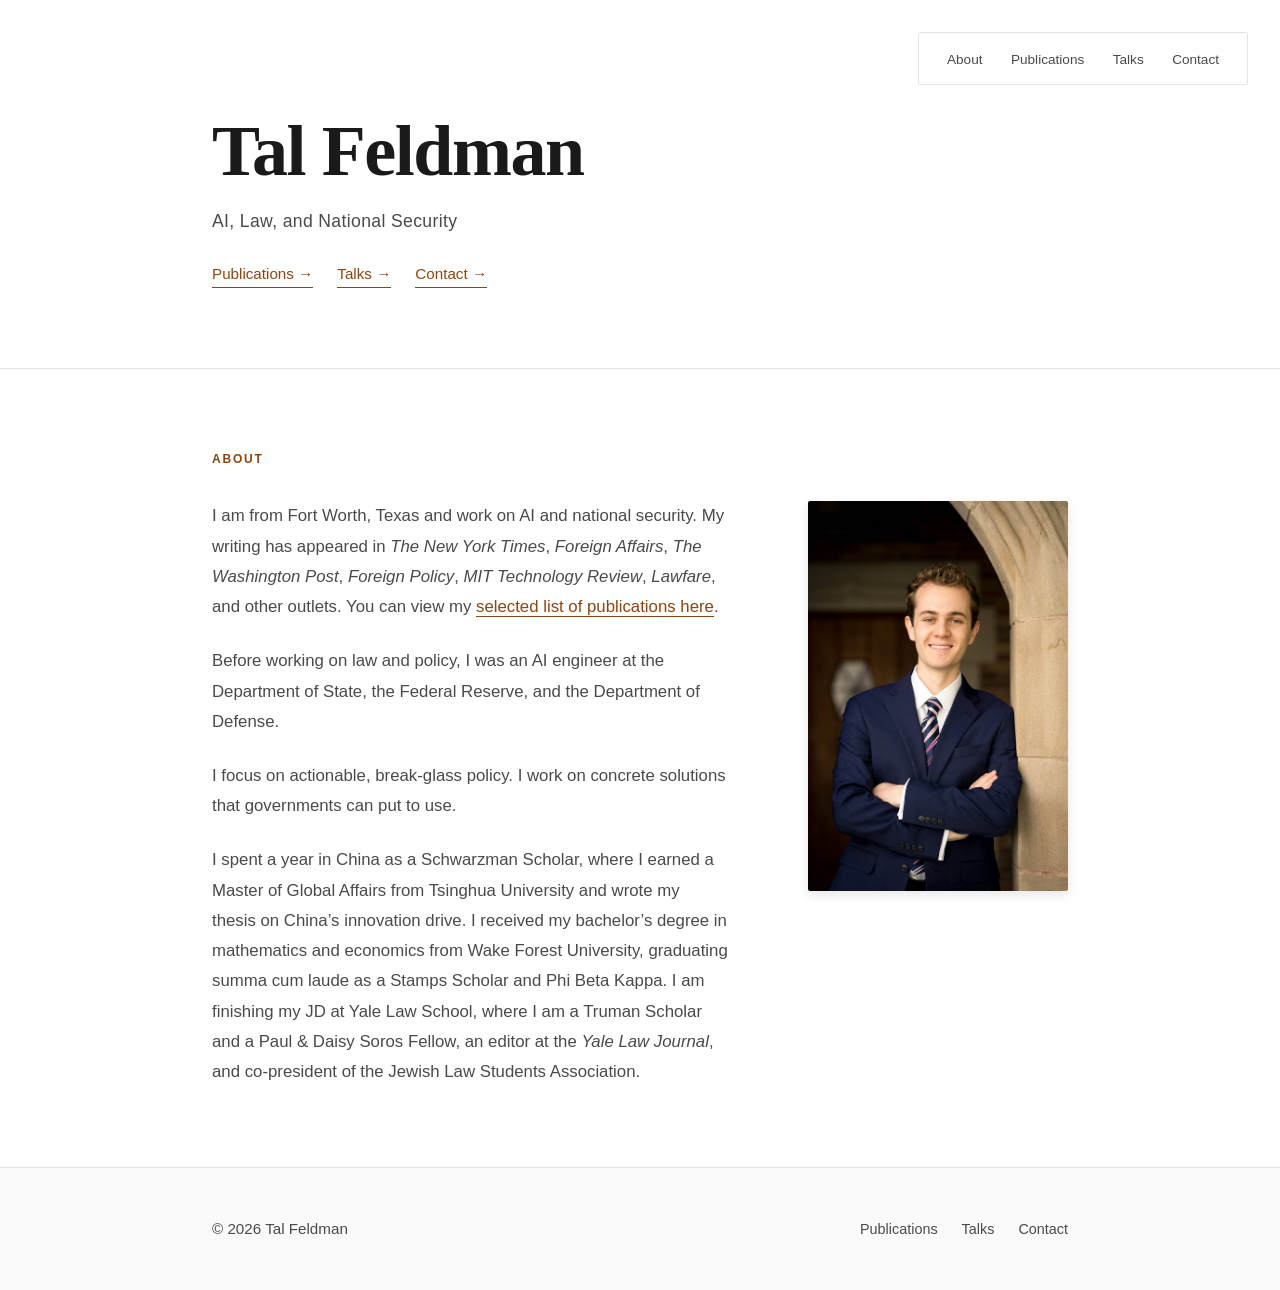
<file: index.html>
<!DOCTYPE html>
<html lang="en">
<head>
    <meta charset="UTF-8">
    <meta name="viewport" content="width=device-width, initial-scale=1.0">
    
    <!-- Primary Meta Tags -->
    <title>Tal Feldman — AI, Law & National Security | Yale Law School</title>
    <meta name="title" content="Tal Feldman — AI, Law & National Security | Yale Law School">
    <meta name="description" content="Tal Feldman is from Fort Worth, Texas and works on AI and national security. Former AI engineer across multiple U.S. federal agencies. Writing in The New York Times, Foreign Affairs, Foreign Policy, Washington Post, MIT Technology Review, and Lawfare.">
    <meta name="robots" content="index, follow">
    <meta name="author" content="Tal Feldman">
    <meta name="keywords" content="Tal Feldman, AI policy, national security, Yale Law School, artificial intelligence, law, machine learning, foreign policy, cybersecurity">
    
    <!-- Canonical URL -->
    <link rel="canonical" href="https://talxfeldman.com/">
    
    <!-- Open Graph / Facebook -->
    <meta property="og:type" content="website">
    <meta property="og:url" content="https://talxfeldman.com/">
    <meta property="og:title" content="Tal Feldman — AI, Law & National Security">
    <meta property="og:description" content="From Fort Worth, Texas. Works on AI and national security. Former AI engineer across multiple U.S. federal agencies. Writing, research, and selected publications.">
    <meta property="og:image" content="https://talxfeldman.com/Feldman1.jpg">
    
    <!-- Twitter -->
    <meta property="twitter:card" content="summary_large_image">
    <meta property="twitter:url" content="https://talxfeldman.com/">
    <meta property="twitter:title" content="Tal Feldman — AI, Law & National Security">
    <meta property="twitter:description" content="From Fort Worth, Texas. Works on AI and national security. Former AI engineer across multiple U.S. federal agencies.">
    <meta property="twitter:image" content="https://talxfeldman.com/Feldman1.jpg">
    
    <!-- Structured Data (JSON-LD) -->
    <script type="application/ld+json">
    {
      "@context": "https://schema.org",
      "@type": "Person",
      "name": "Tal Feldman",
      "url": "https://talxfeldman.com/",
      "image": "https://talxfeldman.com/Feldman1.jpg",
      "sameAs": [
        "https://www.linkedin.com/in/talfeldman/"
      ],
      "jobTitle": "JD Candidate",
      "affiliation": [
        {
          "@type": "Organization",
          "name": "Yale Law School"
        },
        {
          "@type": "Organization",
          "name": "Yale Law Journal"
        }
      ],
      "alumniOf": [
        {
          "@type": "Organization",
          "name": "Tsinghua University",
          "sameAs": "https://www.schwarzmanscholars.org/"
        },
        {
          "@type": "Organization",
          "name": "Wake Forest University"
        }
      ],
      "knowsAbout": [
        "Artificial Intelligence",
        "National Security",
        "AI Policy",
        "Machine Learning",
        "Foreign Policy",
        "Cybersecurity",
        "Law",
        "Technology Policy"
      ],
      "description": "From Fort Worth, Texas. Works on AI and national security. Former AI engineer at Department of State, Federal Reserve, and Department of Defense."
    }
    </script>
    
    <!-- Favicons -->
    <link rel="icon" type="image/png" sizes="48x48" href="/favicon-48.png">
    <link rel="icon" href="/favicon.ico">
    <style>
        :root {
            --primary-dark: #1a1a1a;
            --secondary-dark: #2d2d2d;
            --text-primary: #0a0a0a;
            --text-secondary: #4a4a4a;
            --accent: #8b4513;
            --accent-light: #b8651f;
            --border-subtle: #e5e5e5;
            --bg-subtle: #fafafa;
        }

        * {
            margin: 0;
            padding: 0;
            box-sizing: border-box;
        }

        body {
            font-family: 'Work Sans', -apple-system, sans-serif;
            line-height: 1.7;
            color: var(--text-primary);
            background: #ffffff;
            -webkit-font-smoothing: antialiased;
            -moz-osx-font-smoothing: grayscale;
        }

        .container {
            max-width: 920px;
            margin: 0 auto;
            padding: 0 2rem;
        }

        /* Header / Hero */
        header {
            padding: 7rem 0 5rem;
            border-bottom: 1px solid var(--border-subtle);
            opacity: 0;
            animation: fadeIn 1s ease-out forwards;
        }

        h1 {
            font-family: 'Cormorant Garamond', serif;
            font-size: 4.5rem;
            font-weight: 600;
            letter-spacing: -0.02em;
            margin-bottom: 1rem;
            color: var(--primary-dark);
            line-height: 1.1;
        }

        .subtitle {
            font-size: 1.1rem;
            color: var(--text-secondary);
            font-weight: 300;
            letter-spacing: 0.02em;
            max-width: 600px;
            margin-bottom: 1.5rem;
        }

        .header-links {
            display: flex;
            gap: 1.5rem;
            flex-wrap: wrap;
        }

        .header-link {
            display: inline-block;
            color: var(--accent);
            text-decoration: none;
            font-size: 0.95rem;
            font-weight: 500;
            border-bottom: 1px solid var(--accent);
            transition: all 0.3s ease;
        }

        .header-link:hover {
            color: var(--accent-light);
            border-color: var(--accent-light);
        }

        /* About Section */
        .about {
            padding: 5rem 0;
            opacity: 0;
            animation: fadeIn 1s ease-out 0.3s forwards;
        }

        .about-content {
            display: flex;
            gap: 5rem;
            align-items: flex-start;
        }

        .about-text {
            flex: 1;
            font-size: 1.05rem;
            color: var(--text-secondary);
            line-height: 1.8;
        }

        .about-photo {
            flex-shrink: 0;
        }

        .about-photo img {
            width: 260px;
            height: auto;
            object-fit: cover;
            object-position: center top;
            border-radius: 2px;
            box-shadow: 0 4px 12px rgba(0, 0, 0, 0.1);
        }

        .section-label {
            font-size: 0.75rem;
            text-transform: uppercase;
            letter-spacing: 0.15em;
            color: var(--accent);
            font-weight: 600;
            margin-bottom: 2rem;
        }

        .about-text p {
            margin-bottom: 1.5rem;
        }

        .about-text p:last-child {
            margin-bottom: 0;
        }

        /* Footer */
        footer {
            padding: 3rem 0;
            border-top: 1px solid var(--border-subtle);
            background: var(--bg-subtle);
        }

        .footer-content {
            display: flex;
            justify-content: space-between;
            align-items: center;
            flex-wrap: wrap;
            gap: 1.5rem;
        }

        .footer-links {
            display: flex;
            gap: 1.5rem;
        }

        .footer-links a {
            color: var(--text-secondary);
            text-decoration: none;
            font-size: 0.9rem;
            transition: color 0.3s ease;
        }

        .footer-links a:hover {
            color: var(--accent);
        }

        .contact {
            font-size: 0.95rem;
            color: var(--text-secondary);
        }

        /* Skip Navigation */
        .skip-nav {
            position: fixed;
            top: 2rem;
            right: 2rem;
            z-index: 100;
            background: rgba(255, 255, 255, 0.95);
            backdrop-filter: blur(10px);
            border: 1px solid var(--border-subtle);
            border-radius: 2px;
            padding: 0.75rem 1rem;
            opacity: 0;
            animation: fadeIn 1s ease-out 0.5s forwards;
        }

        .skip-nav a {
            color: var(--text-secondary);
            text-decoration: none;
            font-size: 0.85rem;
            margin: 0 0.75rem;
            transition: color 0.3s ease;
            font-weight: 400;
        }

        .skip-nav a:hover {
            color: var(--accent);
        }

        /* Animations */
        @keyframes fadeIn {
            from {
                opacity: 0;
                transform: translateY(20px);
            }
            to {
                opacity: 1;
                transform: translateY(0);
            }
        }

        /* Responsive Design */
        @media (max-width: 768px) {
            h1 {
                font-size: 3rem;
            }

            header {
                padding: 4rem 0 3rem;
            }

            .about-content {
                flex-direction: column-reverse;
                gap: 2rem;
            }

            .about-photo {
                width: 100%;
                text-align: center;
            }

            .about-photo img {
                width: 200px;
            }

            .about {
                padding: 3rem 0;
            }

            .container {
                padding: 0 1.5rem;
            }

            .footer-content {
                flex-direction: column;
                align-items: flex-start;
            }

            .skip-nav {
                top: 1rem;
                right: 1rem;
                padding: 0.5rem 0.75rem;
            }

            .skip-nav a {
                font-size: 0.8rem;
                margin: 0 0.5rem;
            }
        }

        @media (max-width: 480px) {
            h1 {
                font-size: 2.5rem;
            }

            .subtitle {
                font-size: 1rem;
            }

            .about-text {
                font-size: 1rem;
            }

            .about-photo img {
                width: 180px;
            }
        }
    </style>
</head>
<body>
    <nav class="skip-nav">
        <a href="#about">About</a>
        <a href="publications.html">Publications</a>
        <a href="talks.html">Talks</a>
        <a href="contact.html">Contact</a>
    </nav>
    
    <header>
        <div class="container">
            <h1>Tal Feldman</h1>
            <p class="subtitle">AI, Law, and National Security</p>
            <div class="header-links">
                <a href="publications.html" class="header-link">Publications →</a>
                <a href="talks.html" class="header-link">Talks →</a>
                <a href="contact.html" class="header-link">Contact →</a>
            </div>
        </div>
    </header>

    <section class="about" id="about">
        <div class="container">
            <div class="section-label">About</div>
            <div class="about-content">
                <div class="about-text">
                    <p>I am from Fort Worth, Texas and work on AI and national security. My writing has appeared in <i>The New York Times</i>, <i>Foreign Affairs</i>, <i>The Washington Post</i>, <i>Foreign Policy</i>, <i>MIT Technology Review</i>, <i>Lawfare</i>, and other outlets. You can view my <a href="publications.html" style="color: var(--accent); text-decoration: none; border-bottom: 1px solid var(--accent);">selected list of publications here</a>.</p>

                    <p>Before working on law and policy, I was an AI engineer at the Department of State, the Federal Reserve, and the Department of Defense.</p>

                    <p>I focus on actionable, break-glass policy. I work on concrete solutions that governments can put to use.</p>

                    <p>I spent a year in China as a Schwarzman Scholar, where I earned a Master of Global Affairs from Tsinghua University and wrote my thesis on China’s innovation drive. I received my bachelor’s degree in mathematics and economics from Wake Forest University, graduating summa cum laude as a Stamps Scholar and Phi Beta Kappa. I am finishing my JD at Yale Law School, where I am a Truman Scholar and a Paul &amp; Daisy Soros Fellow, an editor at the <i>Yale Law Journal</i>, and co-president of the Jewish Law Students Association.</p>
                </div>
                <div class="about-photo">
                    <img src="Feldman1.jpg" alt="Tal Feldman, JD candidate at Yale Law School">
                </div>
            </div>
        </div>
    </section>

    <footer>
        <div class="container">
            <div class="footer-content">
                <div class="contact">
                    © 2026 Tal Feldman
                </div>
                <div class="footer-links">
                    <a href="publications.html">Publications</a>
                    <a href="talks.html">Talks</a>
                    <a href="contact.html">Contact</a>
                </div>
            </div>
        </div>
    </footer>
</body>
</html>
</file>
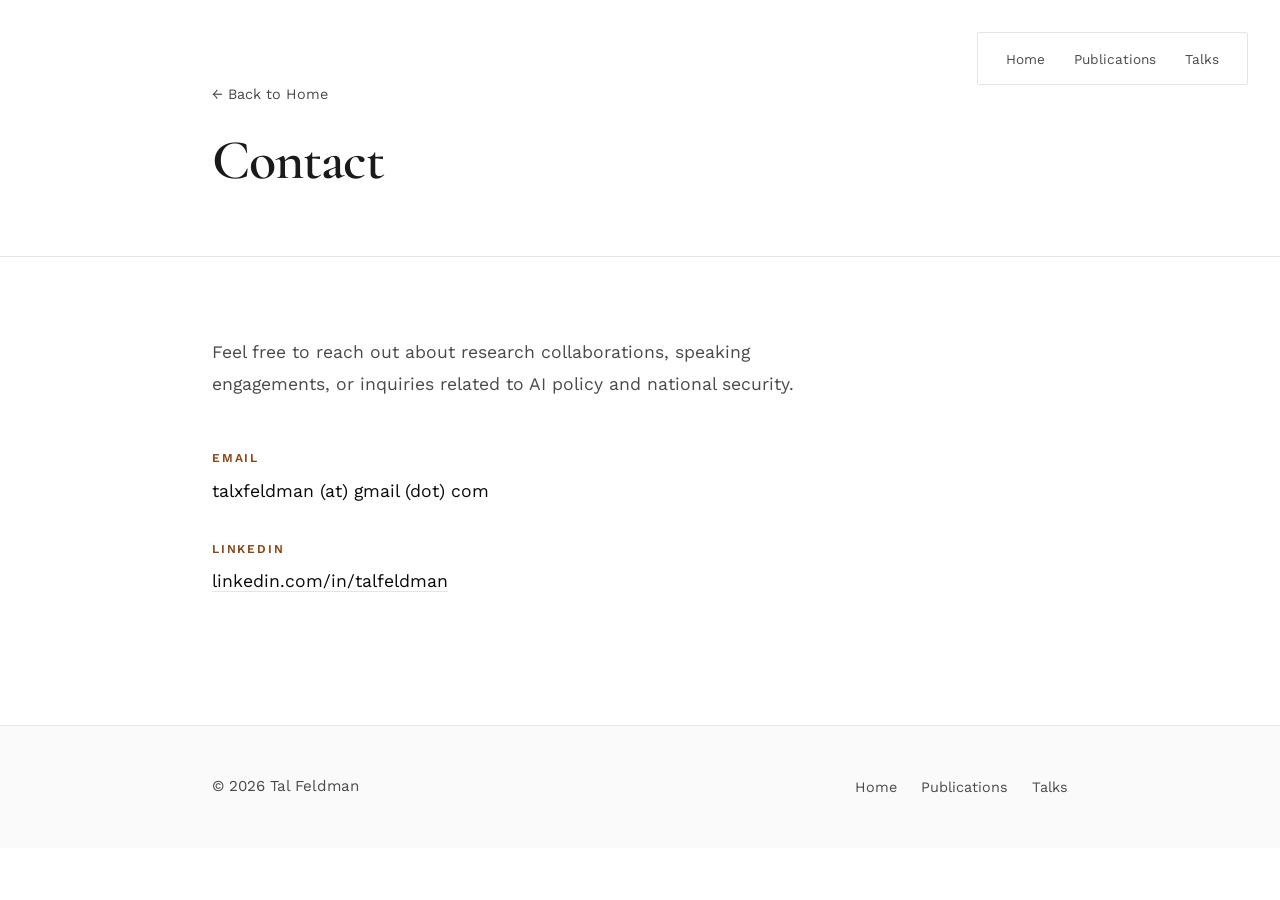
<file: contact.html>
<!DOCTYPE html>
<html lang="en">
<head>
    <meta charset="UTF-8">
    <meta name="viewport" content="width=device-width, initial-scale=1.0">
    
    <!-- Primary Meta Tags -->
    <title>Contact — Tal Feldman</title>
    <meta name="title" content="Contact — Tal Feldman">
    <meta name="description" content="Get in touch with Tal Feldman. Yale Law School JD candidate focused on AI, law, and national security.">
    <meta name="robots" content="index, follow">
    <meta name="author" content="Tal Feldman">
    
    <!-- Canonical URL -->
    <link rel="canonical" href="https://talxfeldman.com/contact.html">
    
    <!-- Open Graph / Facebook -->
    <meta property="og:type" content="website">
    <meta property="og:url" content="https://talxfeldman.com/contact.html">
    <meta property="og:title" content="Contact — Tal Feldman">
    <meta property="og:description" content="Get in touch with Tal Feldman.">
    
    <!-- Twitter -->
    <meta property="twitter:card" content="summary">
    <meta property="twitter:url" content="https://talxfeldman.com/contact.html">
    <meta property="twitter:title" content="Contact — Tal Feldman">
    
    <link rel="icon" type="image/svg+xml" href="/favicon.svg">
    <link rel="preconnect" href="https://fonts.googleapis.com">
    <link rel="preconnect" href="https://fonts.gstatic.com" crossorigin>
    <link href="https://fonts.googleapis.com/css2?family=Cormorant+Garamond:wght@400;500;600;700&family=Work+Sans:wght@300;400;500;600&display=swap" rel="stylesheet">
    <style>
        :root {
            --primary-dark: #1a1a1a;
            --secondary-dark: #2d2d2d;
            --text-primary: #0a0a0a;
            --text-secondary: #4a4a4a;
            --accent: #8b4513;
            --accent-light: #b8651f;
            --border-subtle: #e5e5e5;
            --bg-subtle: #fafafa;
        }

        * {
            margin: 0;
            padding: 0;
            box-sizing: border-box;
        }

        body {
            font-family: 'Work Sans', -apple-system, sans-serif;
            line-height: 1.7;
            color: var(--text-primary);
            background: #ffffff;
            -webkit-font-smoothing: antialiased;
            -moz-osx-font-smoothing: grayscale;
        }

        .container {
            max-width: 920px;
            margin: 0 auto;
            padding: 0 2rem;
        }

        /* Header */
        header {
            padding: 5rem 0 3rem;
            border-bottom: 1px solid var(--border-subtle);
            opacity: 0;
            animation: fadeIn 1s ease-out forwards;
        }

        h1 {
            font-family: 'Cormorant Garamond', serif;
            font-size: 3.5rem;
            font-weight: 600;
            letter-spacing: -0.02em;
            margin-bottom: 1rem;
            color: var(--primary-dark);
            line-height: 1.1;
        }

        .back-link {
            display: inline-block;
            color: var(--text-secondary);
            text-decoration: none;
            font-size: 0.9rem;
            margin-bottom: 1.5rem;
            transition: color 0.3s ease;
        }

        .back-link:hover {
            color: var(--accent);
        }

        /* Contact Section */
        .contact-section {
            padding: 5rem 0 8rem;
            opacity: 0;
            animation: fadeIn 1s ease-out 0.3s forwards;
        }

        .contact-intro {
            font-size: 1.1rem;
            color: var(--text-secondary);
            line-height: 1.8;
            margin-bottom: 3rem;
            max-width: 600px;
        }

        .contact-methods {
            display: flex;
            flex-direction: column;
            gap: 2rem;
            max-width: 500px;
        }

        .contact-item {
            display: flex;
            flex-direction: column;
            gap: 0.5rem;
        }

        .contact-label {
            font-size: 0.75rem;
            text-transform: uppercase;
            letter-spacing: 0.15em;
            color: var(--accent);
            font-weight: 600;
        }

        .contact-value {
            font-size: 1.1rem;
            color: var(--text-primary);
        }

        .contact-value a {
            color: var(--text-primary);
            text-decoration: none;
            border-bottom: 1px solid var(--border-subtle);
            transition: all 0.3s ease;
        }

        .contact-value a:hover {
            color: var(--accent);
            border-color: var(--accent);
        }

        /* Footer */
        footer {
            padding: 3rem 0;
            border-top: 1px solid var(--border-subtle);
            background: var(--bg-subtle);
        }

        .footer-content {
            display: flex;
            justify-content: space-between;
            align-items: center;
            flex-wrap: wrap;
            gap: 1.5rem;
        }

        .footer-links {
            display: flex;
            gap: 1.5rem;
        }

        .footer-links a {
            color: var(--text-secondary);
            text-decoration: none;
            font-size: 0.9rem;
            transition: color 0.3s ease;
        }

        .footer-links a:hover {
            color: var(--accent);
        }

        .footer-text {
            font-size: 0.95rem;
            color: var(--text-secondary);
        }

        /* Skip Navigation */
        .skip-nav {
            position: fixed;
            top: 2rem;
            right: 2rem;
            z-index: 100;
            background: rgba(255, 255, 255, 0.95);
            backdrop-filter: blur(10px);
            border: 1px solid var(--border-subtle);
            border-radius: 2px;
            padding: 0.75rem 1rem;
            opacity: 0;
            animation: fadeIn 1s ease-out 0.5s forwards;
        }

        .skip-nav a {
            color: var(--text-secondary);
            text-decoration: none;
            font-size: 0.85rem;
            margin: 0 0.75rem;
            transition: color 0.3s ease;
            font-weight: 400;
        }

        .skip-nav a:hover {
            color: var(--accent);
        }

        /* Animations */
        @keyframes fadeIn {
            from {
                opacity: 0;
                transform: translateY(20px);
            }
            to {
                opacity: 1;
                transform: translateY(0);
            }
        }

        /* Responsive Design */
        @media (max-width: 768px) {
            h1 {
                font-size: 2.5rem;
            }

            header {
                padding: 3rem 0 2rem;
            }

            .contact-section {
                padding: 3rem 0 5rem;
            }

            .container {
                padding: 0 1.5rem;
            }

            .footer-content {
                flex-direction: column;
                align-items: flex-start;
            }

            .skip-nav {
                top: 1rem;
                right: 1rem;
                padding: 0.5rem 0.75rem;
            }

            .skip-nav a {
                font-size: 0.8rem;
                margin: 0 0.5rem;
            }
        }
    </style>
</head>
<body>
    <nav class="skip-nav">
        <a href="index.html">Home</a>
        <a href="publications.html">Publications</a>
        <a href="talks.html">Talks</a>
    </nav>
    
    <header>
        <div class="container">
            <a href="index.html" class="back-link">← Back to Home</a>
            <h1>Contact</h1>
        </div>
    </header>

    <section class="contact-section">
        <div class="container">
            <p class="contact-intro">
                Feel free to reach out about research collaborations, speaking engagements, or inquiries related to AI policy and national security.
            </p>
            
            <div class="contact-methods">
                <div class="contact-item">
                    <div class="contact-label">Email</div>
                    <div class="contact-value">
                        talxfeldman (at) gmail (dot) com
                    </div>
                </div>
                
                <div class="contact-item">
                    <div class="contact-label">LinkedIn</div>
                    <div class="contact-value">
                        <a href="https://www.linkedin.com/in/talfeldman/" target="_blank" rel="noopener">linkedin.com/in/talfeldman</a>
                    </div>
                </div>
            </div>
        </div>
    </section>

    <footer>
        <div class="container">
            <div class="footer-content">
                <div class="footer-text">
                    © 2026 Tal Feldman
                </div>
                <div class="footer-links">
                    <a href="index.html">Home</a>
                    <a href="publications.html">Publications</a>
                    <a href="talks.html">Talks</a>
                </div>
            </div>
        </div>
    </footer>
</body>
</html>
</file>
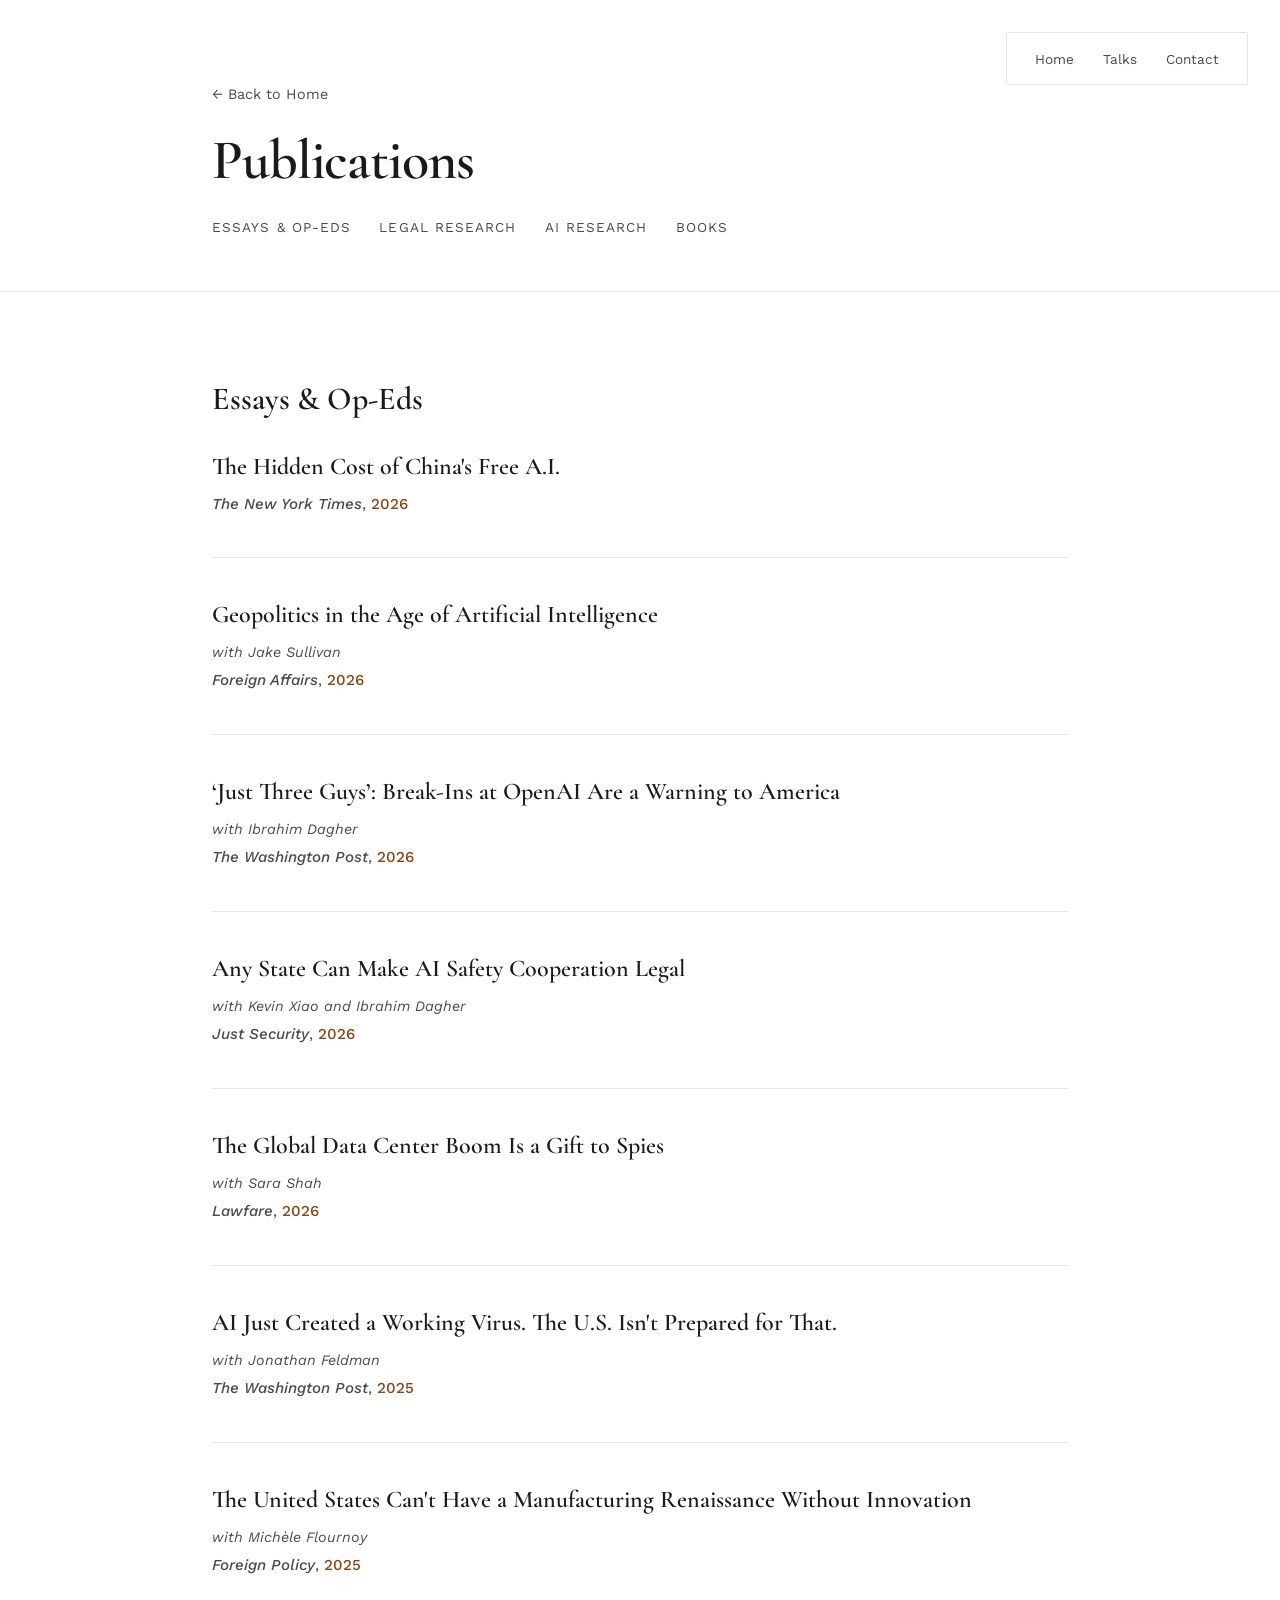
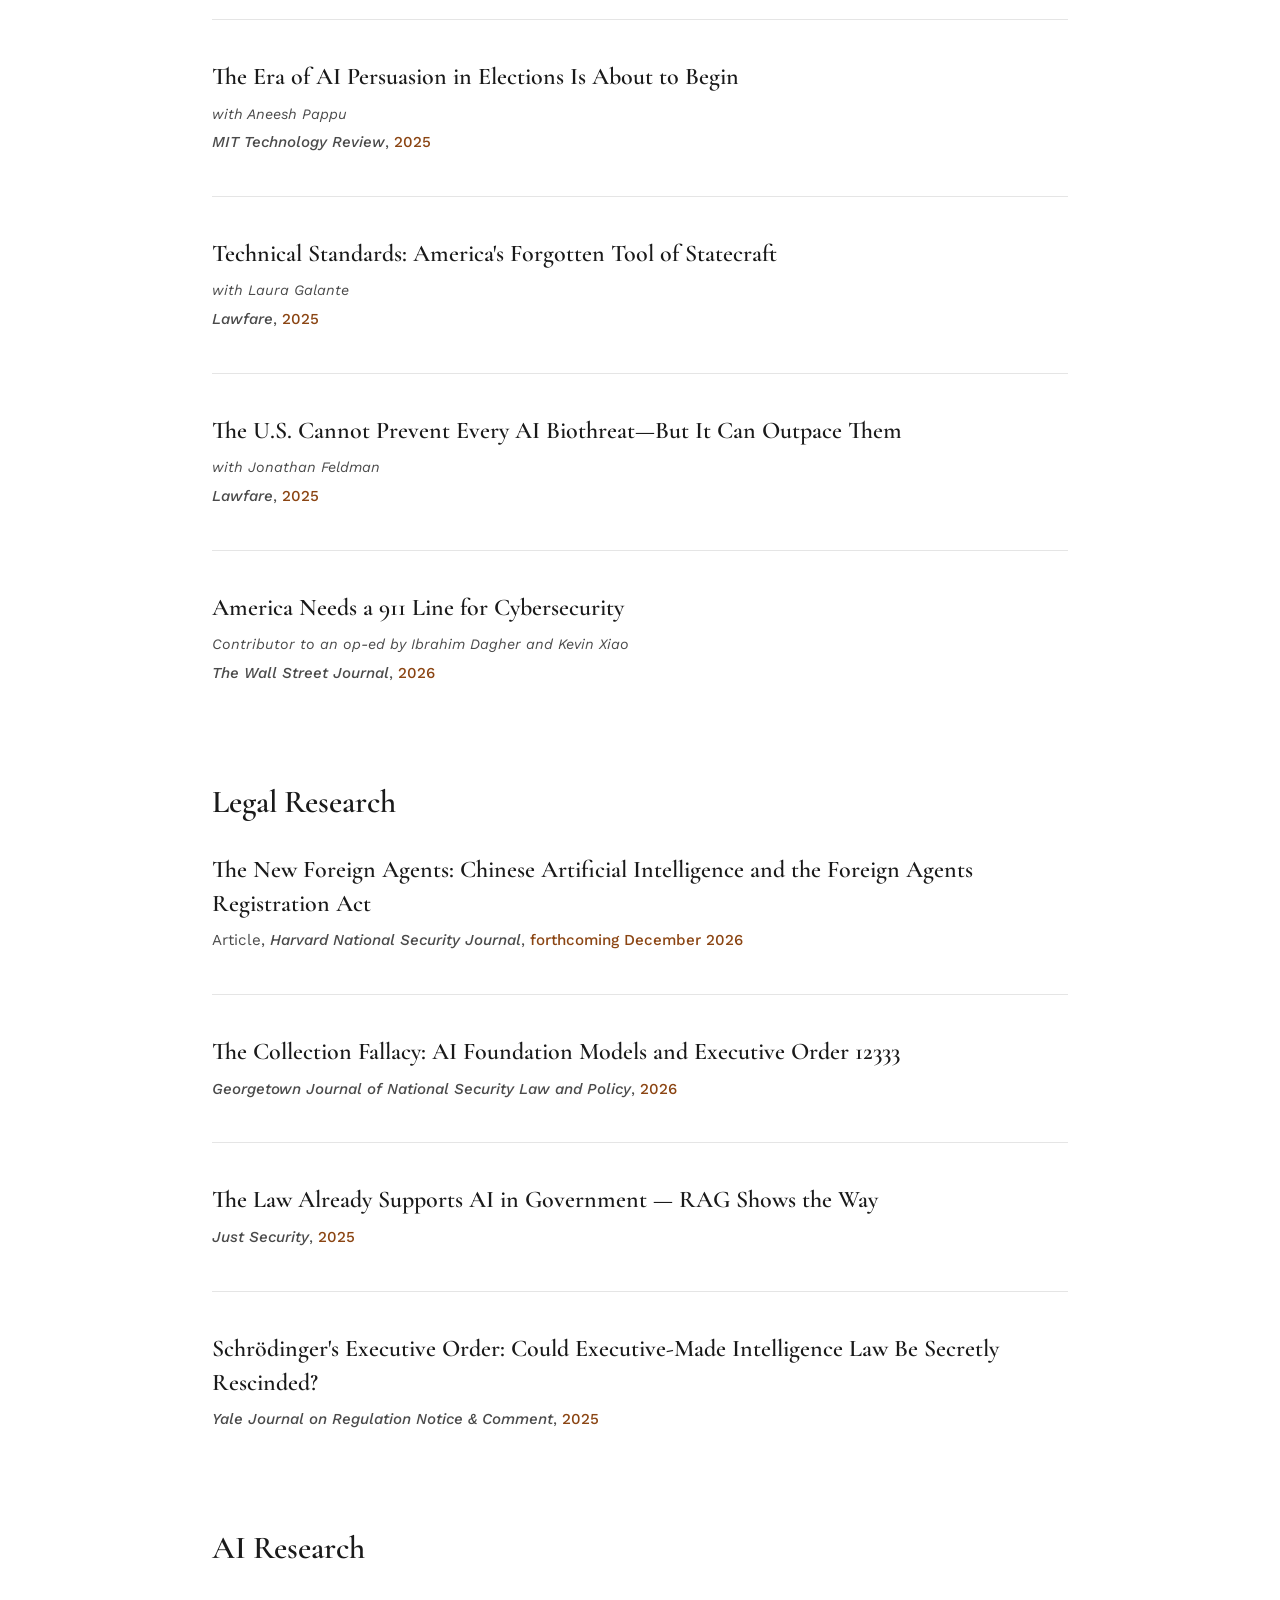
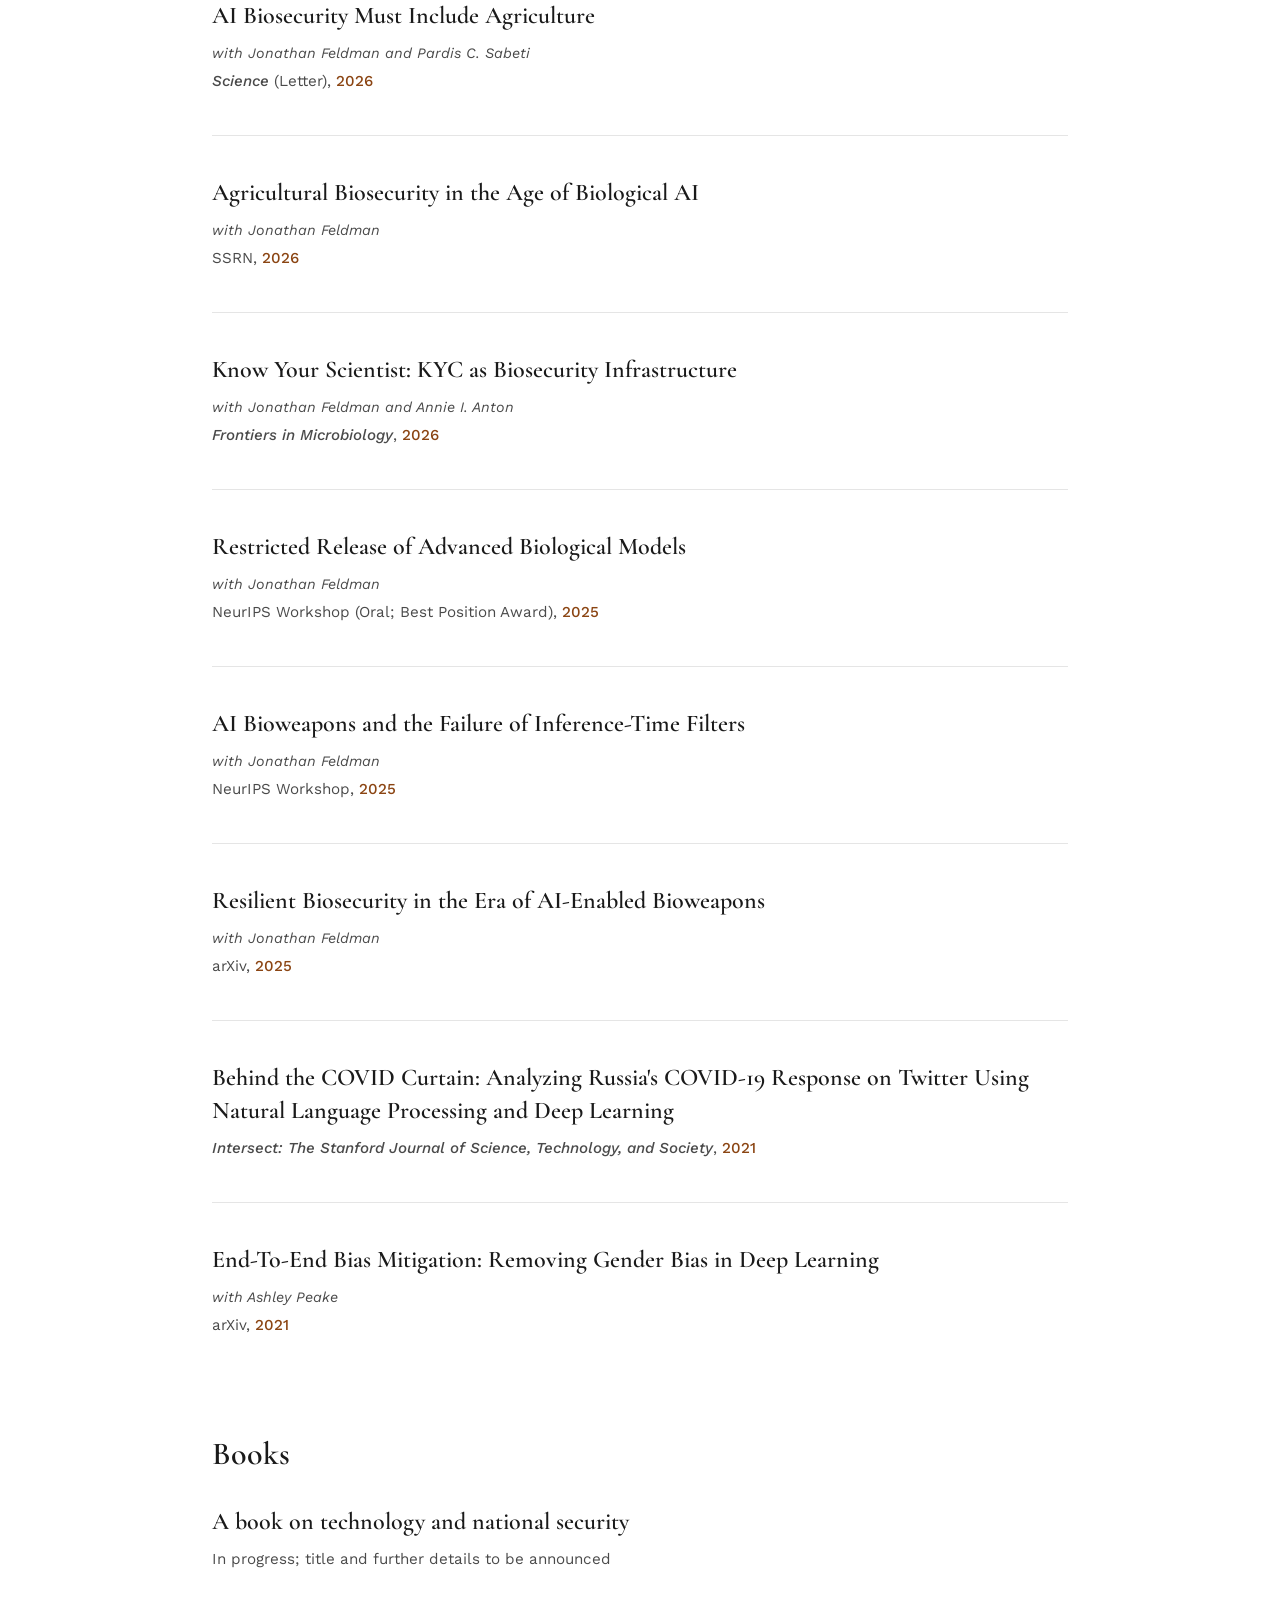
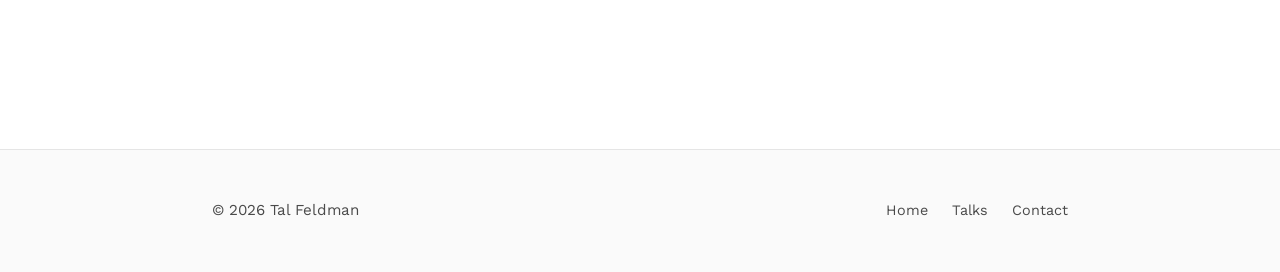
<file: publications.html>
<!DOCTYPE html>
<html lang="en">
<head>
    <meta charset="UTF-8">
    <meta name="viewport" content="width=device-width, initial-scale=1.0">
    
    <!-- Primary Meta Tags -->
    <title>Publications — Tal Feldman</title>
    <meta name="title" content="Publications — Tal Feldman">
    <meta name="description" content="Publications by Tal Feldman on AI policy, national security, and law. Writing in The New York Times, Foreign Policy, Washington Post, MIT Technology Review, Lawfare, and academic research in AI biosecurity.">
    <meta name="robots" content="index, follow">
    <meta name="author" content="Tal Feldman">
    <meta name="keywords" content="Tal Feldman publications, AI policy research, national security writing, AI biosecurity, machine learning research">
    
    <!-- Canonical URL -->
    <link rel="canonical" href="https://talxfeldman.com/publications.html">
    
    <!-- Open Graph / Facebook -->
    <meta property="og:type" content="website">
    <meta property="og:url" content="https://talxfeldman.com/publications.html">
    <meta property="og:title" content="Publications — Tal Feldman">
    <meta property="og:description" content="Publications by Tal Feldman on AI policy, national security, and law.">
    <meta property="og:image" content="https://talxfeldman.com/Feldman1.jpg">
    
    <!-- Twitter -->
    <meta property="twitter:card" content="summary">
    <meta property="twitter:url" content="https://talxfeldman.com/publications.html">
    <meta property="twitter:title" content="Publications — Tal Feldman">
    <meta property="twitter:description" content="Publications by Tal Feldman on AI policy, national security, and law.">
    
    <link rel="icon" type="image/svg+xml" href="/favicon.svg">
    <link rel="preconnect" href="https://fonts.googleapis.com">
    <link rel="preconnect" href="https://fonts.gstatic.com" crossorigin>
    <link href="https://fonts.googleapis.com/css2?family=Cormorant+Garamond:wght@400;500;600;700&family=Work+Sans:wght@300;400;500;600&display=swap" rel="stylesheet">
    <style>
        :root {
            --primary-dark: #1a1a1a;
            --secondary-dark: #2d2d2d;
            --text-primary: #0a0a0a;
            --text-secondary: #4a4a4a;
            --accent: #8b4513;
            --accent-light: #b8651f;
            --border-subtle: #e5e5e5;
            --bg-subtle: #fafafa;
        }

        * {
            margin: 0;
            padding: 0;
            box-sizing: border-box;
        }

        body {
            font-family: 'Work Sans', -apple-system, sans-serif;
            line-height: 1.7;
            color: var(--text-primary);
            background: #ffffff;
            -webkit-font-smoothing: antialiased;
            -moz-osx-font-smoothing: grayscale;
        }

        .container {
            max-width: 920px;
            margin: 0 auto;
            padding: 0 2rem;
        }

        /* Header */
        header {
            padding: 5rem 0 3rem;
            border-bottom: 1px solid var(--border-subtle);
            opacity: 0;
            animation: fadeIn 1s ease-out forwards;
        }

        h1 {
            font-family: 'Cormorant Garamond', serif;
            font-size: 3.5rem;
            font-weight: 600;
            letter-spacing: -0.02em;
            margin-bottom: 1rem;
            color: var(--primary-dark);
            line-height: 1.1;
        }

        .back-link {
            display: inline-block;
            color: var(--text-secondary);
            text-decoration: none;
            font-size: 0.9rem;
            margin-bottom: 1.5rem;
            transition: color 0.3s ease;
        }

        .back-link:hover {
            color: var(--accent);
        }

        /* Publications Section */
        .publications {
            padding: 5rem 0 6rem;
            opacity: 0;
            animation: fadeIn 1s ease-out 0.3s forwards;
        }

        .pub-list {
            list-style: none;
        }

        .pub-category {
            font-family: 'Cormorant Garamond', serif;
            font-size: 2rem;
            font-weight: 600;
            margin-top: 3rem;
            margin-bottom: 1.5rem;
            color: var(--primary-dark);
        }

        .pub-category:first-of-type {
            margin-top: 0;
        }

        .pub-item {
            margin-bottom: 2.5rem;
            padding-bottom: 2.5rem;
            border-bottom: 1px solid var(--border-subtle);
        }

        .pub-item:last-child {
            border-bottom: none;
        }

        .pub-title {
            font-family: 'Cormorant Garamond', serif;
            font-size: 1.5rem;
            font-weight: 600;
            margin-bottom: 0.5rem;
            color: var(--primary-dark);
            line-height: 1.4;
            transition: color 0.3s ease;
        }

        .pub-item a {
            text-decoration: none;
            color: inherit;
        }

        .pub-item a:hover .pub-title {
            color: var(--accent-light);
        }

        .pub-venue {
            font-size: 0.95rem;
            color: var(--text-secondary);
            font-weight: 400;
        }

        .pub-authors {
            font-size: 0.9rem;
            color: var(--text-secondary);
            font-style: italic;
            margin-bottom: 0.25rem;
        }

        .pub-authors a,
        .pub-authors a:visited,
        .pub-authors a:hover,
        .pub-authors a:focus,
        .pub-authors a:active {
            color: inherit;
            font: inherit;
            text-decoration: none;
            border: none;
            background: none;
            cursor: text;
        }

        .pub-venue-name {
            font-style: italic;
            font-weight: 500;
        }

        .pub-year {
            color: var(--accent);
            font-weight: 500;
        }

        /* Section navigation */
        .pub-nav {
            display: flex;
            flex-wrap: wrap;
            gap: 0.5rem 1.75rem;
            margin-top: 1.5rem;
        }

        .pub-nav a {
            color: var(--text-secondary);
            text-decoration: none;
            font-size: 0.85rem;
            letter-spacing: 0.08em;
            text-transform: uppercase;
            border-bottom: 1px solid transparent;
            padding-bottom: 0.15rem;
            transition: color 0.3s ease, border-color 0.3s ease;
        }

        .pub-nav a:hover {
            color: var(--accent);
            border-bottom-color: var(--accent);
        }

        html {
            scroll-behavior: smooth;
        }

        .pub-category {
            scroll-margin-top: 5rem;
        }

        /* Footer */
        footer {
            padding: 3rem 0;
            border-top: 1px solid var(--border-subtle);
            background: var(--bg-subtle);
        }

        .footer-content {
            display: flex;
            justify-content: space-between;
            align-items: center;
            flex-wrap: wrap;
            gap: 1.5rem;
        }

        .footer-links {
            display: flex;
            gap: 1.5rem;
        }

        .footer-links a {
            color: var(--text-secondary);
            text-decoration: none;
            font-size: 0.9rem;
            transition: color 0.3s ease;
        }

        .footer-links a:hover {
            color: var(--accent);
        }

        .contact {
            font-size: 0.95rem;
            color: var(--text-secondary);
        }

        /* Skip Navigation */
        .skip-nav {
            position: fixed;
            top: 2rem;
            right: 2rem;
            z-index: 100;
            background: rgba(255, 255, 255, 0.95);
            backdrop-filter: blur(10px);
            border: 1px solid var(--border-subtle);
            border-radius: 2px;
            padding: 0.75rem 1rem;
            opacity: 0;
            animation: fadeIn 1s ease-out 0.5s forwards;
        }

        .skip-nav a {
            color: var(--text-secondary);
            text-decoration: none;
            font-size: 0.85rem;
            margin: 0 0.75rem;
            transition: color 0.3s ease;
            font-weight: 400;
        }

        .skip-nav a:hover {
            color: var(--accent);
        }

        /* Animations */
        @keyframes fadeIn {
            from {
                opacity: 0;
                transform: translateY(20px);
            }
            to {
                opacity: 1;
                transform: translateY(0);
            }
        }

        /* Responsive Design */
        @media (max-width: 768px) {
            h1 {
                font-size: 2.5rem;
            }

            header {
                padding: 3rem 0 2rem;
            }

            .publications {
                padding: 3rem 0;
            }

            .container {
                padding: 0 1.5rem;
            }

            .footer-content {
                flex-direction: column;
                align-items: flex-start;
            }

            .pub-title {
                font-size: 1.3rem;
            }

            .pub-category {
                font-size: 1.5rem;
            }

            .pub-nav {
                gap: 0.5rem 1.25rem;
            }

            .pub-nav a {
                font-size: 0.78rem;
            }

            .skip-nav {
                top: 1rem;
                right: 1rem;
                padding: 0.5rem 0.75rem;
            }

            .skip-nav a {
                font-size: 0.8rem;
                margin: 0 0.5rem;
            }
        }
    </style>
</head>
<body>
    <nav class="skip-nav">
        <a href="index.html">Home</a>
        <a href="talks.html">Talks</a>
        <a href="contact.html">Contact</a>
    </nav>
    
    <header>
        <div class="container">
            <a href="index.html" class="back-link">← Back to Home</a>
            <h1>Publications</h1>
            <nav class="pub-nav" aria-label="Publication sections">
                <a href="#essays">Essays &amp; Op-Eds</a>
                <a href="#legal-research">Legal Research</a>
                <a href="#ai-research">AI Research</a>
                <a href="#books">Books</a>
            </nav>
        </div>
    </header>

    <section class="publications">
        <div class="container">
            <h2 class="pub-category" id="essays">Essays &amp; Op-Eds</h2>

            <ul class="pub-list">

                <li class="pub-item">
                    <a href="https://www.nytimes.com/2026/07/29/opinion/ai-china-us-free-models.html" target="_blank" rel="noopener">
                        <h3 class="pub-title">The Hidden Cost of China's Free A.I.</h3>
                    </a>
                    <p class="pub-venue"><span class="pub-venue-name">The New York Times</span>, <span class="pub-year">2026</span></p>
                </li>

                <li class="pub-item">
                    <a href="https://www.foreignaffairs.com/united-states/geopolitics-age-artificial-intelligence" target="_blank" rel="noopener">
                        <h3 class="pub-title">Geopolitics in the Age of Artificial Intelligence</h3>
                    </a>
                    <p class="pub-authors">with Jake Sullivan</p>
                    <p class="pub-venue"><span class="pub-venue-name">Foreign Affairs</span>, <span class="pub-year">2026</span></p>
                </li>

                <li class="pub-item">
                    <a href="https://www.washingtonpost.com/opinions/2026/10/26/ai-companies-need-stronger-defenses-against-hacking/" target="_blank" rel="noopener">
                        <h3 class="pub-title">‘Just Three Guys’: Break-Ins at OpenAI Are a Warning to America</h3>
                    </a>
                    <p class="pub-authors">with Ibrahim Dagher</p>
                    <p class="pub-venue"><span class="pub-venue-name">The Washington Post</span>, <span class="pub-year">2026</span></p>
                </li>

                <li class="pub-item">
                    <a href="https://www.justsecurity.org/158956/any-state-ai-safety-cooperation-legal/" target="_blank" rel="noopener">
                        <h3 class="pub-title">Any State Can Make AI Safety Cooperation Legal</h3>
                    </a>
                    <p class="pub-authors">with Kevin Xiao and Ibrahim Dagher</p>
                    <p class="pub-venue"><span class="pub-venue-name">Just Security</span>, <span class="pub-year">2026</span></p>
                </li>

                <li class="pub-item">
                    <a href="https://www.lawfaremedia.org/article/the-global-data-center-boom-is-a-gift-to-spies" target="_blank" rel="noopener">
                        <h3 class="pub-title">The Global Data Center Boom Is a Gift to Spies</h3>
                    </a>
                    <p class="pub-authors">with Sara Shah</p>
                    <p class="pub-venue"><span class="pub-venue-name">Lawfare</span>, <span class="pub-year">2026</span></p>
                </li>

                <li class="pub-item">
                    <a href="https://www.washingtonpost.com/opinions/2025/09/25/artificial-intelligence-advance-virus-created/" target="_blank" rel="noopener">
                        <h3 class="pub-title">AI Just Created a Working Virus. The U.S. Isn't Prepared for That.</h3>
                    </a>
                    <p class="pub-authors">with <a href="https://jonathanxfeldman.com/" target="_blank" rel="noopener">Jonathan Feldman</a></p>
                    <p class="pub-venue"><span class="pub-venue-name">The Washington Post</span>, <span class="pub-year">2025</span></p>
                </li>

                <li class="pub-item">
                    <a href="https://foreignpolicy.com/2025/07/18/manufacturing-tariffs-artificial-intelligence-innovation-trump/" target="_blank" rel="noopener">
                        <h3 class="pub-title">The United States Can't Have a Manufacturing Renaissance Without Innovation</h3>
                    </a>
                    <p class="pub-authors">with Michèle Flournoy</p>
                    <p class="pub-venue"><span class="pub-venue-name">Foreign Policy</span>, <span class="pub-year">2025</span></p>
                </li>

                <li class="pub-item">
                    <a href="https://www.technologyreview.com/2025/12/05/1128837/the-era-of-ai-persuasion-in-elections-is-about-to-begin/" target="_blank" rel="noopener">
                        <h3 class="pub-title">The Era of AI Persuasion in Elections Is About to Begin</h3>
                    </a>
                    <p class="pub-authors">with Aneesh Pappu</p>
                    <p class="pub-venue"><span class="pub-venue-name">MIT Technology Review</span>, <span class="pub-year">2025</span></p>
                </li>

                <li class="pub-item">
                    <a href="https://www.lawfaremedia.org/article/technical-standards--america-s-forgotten-tool-of-statecraft" target="_blank" rel="noopener">
                        <h3 class="pub-title">Technical Standards: America's Forgotten Tool of Statecraft</h3>
                    </a>
                    <p class="pub-authors">with Laura Galante</p>
                    <p class="pub-venue"><span class="pub-venue-name">Lawfare</span>, <span class="pub-year">2025</span></p>
                </li>

                <li class="pub-item">
                    <a href="https://www.lawfaremedia.org/article/the-u.s.-cannot-prevent-every-ai-biothreat-but-it-can-outpace-them" target="_blank" rel="noopener">
                        <h3 class="pub-title">The U.S. Cannot Prevent Every AI Biothreat—But It Can Outpace Them</h3>
                    </a>
                    <p class="pub-authors">with <a href="https://jonathanxfeldman.com/" target="_blank" rel="noopener">Jonathan Feldman</a></p>
                    <p class="pub-venue"><span class="pub-venue-name">Lawfare</span>, <span class="pub-year">2025</span></p>
                </li>

                <li class="pub-item">
                    <a href="https://www.wsj.com/opinion/america-needs-a-911-line-for-cybersecurity-16f344e7" target="_blank" rel="noopener">
                        <h3 class="pub-title">America Needs a 911 Line for Cybersecurity</h3>
                    </a>
                    <p class="pub-authors">Contributor to an op-ed by Ibrahim Dagher and Kevin Xiao</p>
                    <p class="pub-venue"><span class="pub-venue-name">The Wall Street Journal</span>, <span class="pub-year">2026</span></p>
                </li>

            </ul>

            <h2 class="pub-category" id="legal-research">Legal Research</h2>
            <ul class="pub-list">
                <li class="pub-item">
                    <h3 class="pub-title">The New Foreign Agents: Chinese Artificial Intelligence and the Foreign Agents Registration Act</h3>
                    <p class="pub-venue">Article, <span class="pub-venue-name">Harvard National Security Journal</span>, <span class="pub-year">forthcoming December 2026</span></p>
                </li>

                <li class="pub-item">
                    <a href="https://nationalsecurity.law.georgetown.edu/journal/2026/07/01/the-collection-fallacy-ai-foundation-models-and-executive-order-12333/" target="_blank" rel="noopener">
                        <h3 class="pub-title">The Collection Fallacy: AI Foundation Models and Executive Order 12333</h3>
                    </a>
                    <p class="pub-venue"><span class="pub-venue-name">Georgetown Journal of National Security Law and Policy</span>, <span class="pub-year">2026</span></p>
                </li>

                <li class="pub-item">
                    <a href="https://www.justsecurity.org/112926/law-supports-ai-government-rag-shows-way/" target="_blank" rel="noopener">
                        <h3 class="pub-title">The Law Already Supports AI in Government — RAG Shows the Way</h3>
                    </a>
                    <p class="pub-venue"><span class="pub-venue-name">Just Security</span>, <span class="pub-year">2025</span></p>
                </li>

                <li class="pub-item">
                    <a href="https://www.yalejreg.com/nc/schrodingers-executive-order-could-executive-made-intelligence-law-be-secretly-rescinded-by-tal-feldman/" target="_blank" rel="noopener">
                        <h3 class="pub-title">Schrödinger's Executive Order: Could Executive-Made Intelligence Law Be Secretly Rescinded?</h3>
                    </a>
                    <p class="pub-venue"><span class="pub-venue-name">Yale Journal on Regulation Notice &amp; Comment</span>, <span class="pub-year">2025</span></p>
                </li>
            </ul>

            <h2 class="pub-category" id="ai-research">AI Research</h2>
            <ul class="pub-list">
                <li class="pub-item">
                    <a href="https://www.science.org/doi/10.1126/science.ael7324" target="_blank" rel="noopener">
                        <h3 class="pub-title">AI Biosecurity Must Include Agriculture</h3>
                    </a>
                    <p class="pub-authors">with <a href="https://jonathanxfeldman.com/" target="_blank" rel="noopener">Jonathan Feldman</a> and Pardis C. Sabeti</p>
                    <p class="pub-venue"><span class="pub-venue-name">Science</span> (Letter), <span class="pub-year">2026</span></p>
                </li>

                <li class="pub-item">
                    <a href="https://papers.ssrn.com/sol3/papers.cfm?abstract_id=6446998" target="_blank" rel="noopener">
                        <h3 class="pub-title">Agricultural Biosecurity in the Age of Biological AI</h3>
                    </a>
                    <p class="pub-authors">with <a href="https://jonathanxfeldman.com/" target="_blank" rel="noopener">Jonathan Feldman</a></p>
                    <p class="pub-venue">SSRN, <span class="pub-year">2026</span></p>
                </li>

                <li class="pub-item">
                    <a href="https://www.frontiersin.org/journals/microbiology/articles/10.3389/fmicb.2026.1814993/full" target="_blank" rel="noopener">
                        <h3 class="pub-title">Know Your Scientist: KYC as Biosecurity Infrastructure</h3>
                    </a>
                    <p class="pub-authors">with <a href="https://jonathanxfeldman.com/" target="_blank" rel="noopener">Jonathan Feldman</a> and Annie I. Anton</p>
                    <p class="pub-venue"><span class="pub-venue-name">Frontiers in Microbiology</span>, <span class="pub-year">2026</span></p>
                </li>

                <li class="pub-item">
                    <a href="https://openreview.net/pdf?id=9Nhrk0Cuk0" target="_blank" rel="noopener">
                        <h3 class="pub-title">Restricted Release of Advanced Biological Models</h3>
                    </a>
                    <p class="pub-authors">with <a href="https://jonathanxfeldman.com/" target="_blank" rel="noopener">Jonathan Feldman</a></p>
                    <p class="pub-venue">NeurIPS Workshop (Oral; Best Position Award), <span class="pub-year">2025</span></p>
                </li>

                <li class="pub-item">
                    <a href="https://openreview.net/pdf?id=NAr5wbHghS" target="_blank" rel="noopener">
                        <h3 class="pub-title">AI Bioweapons and the Failure of Inference-Time Filters</h3>
                    </a>
                    <p class="pub-authors">with <a href="https://jonathanxfeldman.com/" target="_blank" rel="noopener">Jonathan Feldman</a></p>
                    <p class="pub-venue">NeurIPS Workshop, <span class="pub-year">2025</span></p>
                </li>

                <li class="pub-item">
                    <a href="https://arxiv.org/abs/2509.02610" target="_blank" rel="noopener">
                        <h3 class="pub-title">Resilient Biosecurity in the Era of AI-Enabled Bioweapons</h3>
                    </a>
                    <p class="pub-authors">with <a href="https://jonathanxfeldman.com/" target="_blank" rel="noopener">Jonathan Feldman</a></p>
                    <p class="pub-venue">arXiv, <span class="pub-year">2025</span></p>
                </li>

                <li class="pub-item">
                    <a href="https://ojs.stanford.edu/ojs/index.php/intersect/article/view/2013" target="_blank" rel="noopener">
                        <h3 class="pub-title">Behind the COVID Curtain: Analyzing Russia's COVID-19 Response on Twitter Using Natural Language Processing and Deep Learning</h3>
                    </a>
                    <p class="pub-venue"><span class="pub-venue-name">Intersect: The Stanford Journal of Science, Technology, and Society</span>, <span class="pub-year">2021</span></p>
                </li>

                <li class="pub-item">
                    <a href="https://arxiv.org/abs/2104.02532" target="_blank" rel="noopener">
                        <h3 class="pub-title">End-To-End Bias Mitigation: Removing Gender Bias in Deep Learning</h3>
                    </a>
                    <p class="pub-authors">with Ashley Peake</p>
                    <p class="pub-venue">arXiv, <span class="pub-year">2021</span></p>
                </li>
            </ul>

            <h2 class="pub-category" id="books">Books</h2>
            <ul class="pub-list">
                <li class="pub-item">
                    <h3 class="pub-title">A book on technology and national security</h3>
                    <p class="pub-venue">In progress; title and further details to be announced</p>
                </li>
            </ul>
        </div>
    </section>

    <footer>
        <div class="container">
            <div class="footer-content">
                <div class="contact">
                    © 2026 Tal Feldman
                </div>
                <div class="footer-links">
                    <a href="index.html">Home</a>
                    <a href="talks.html">Talks</a>
                    <a href="contact.html">Contact</a>
                </div>
            </div>
        </div>
    </footer>
</body>
</html>
</file>
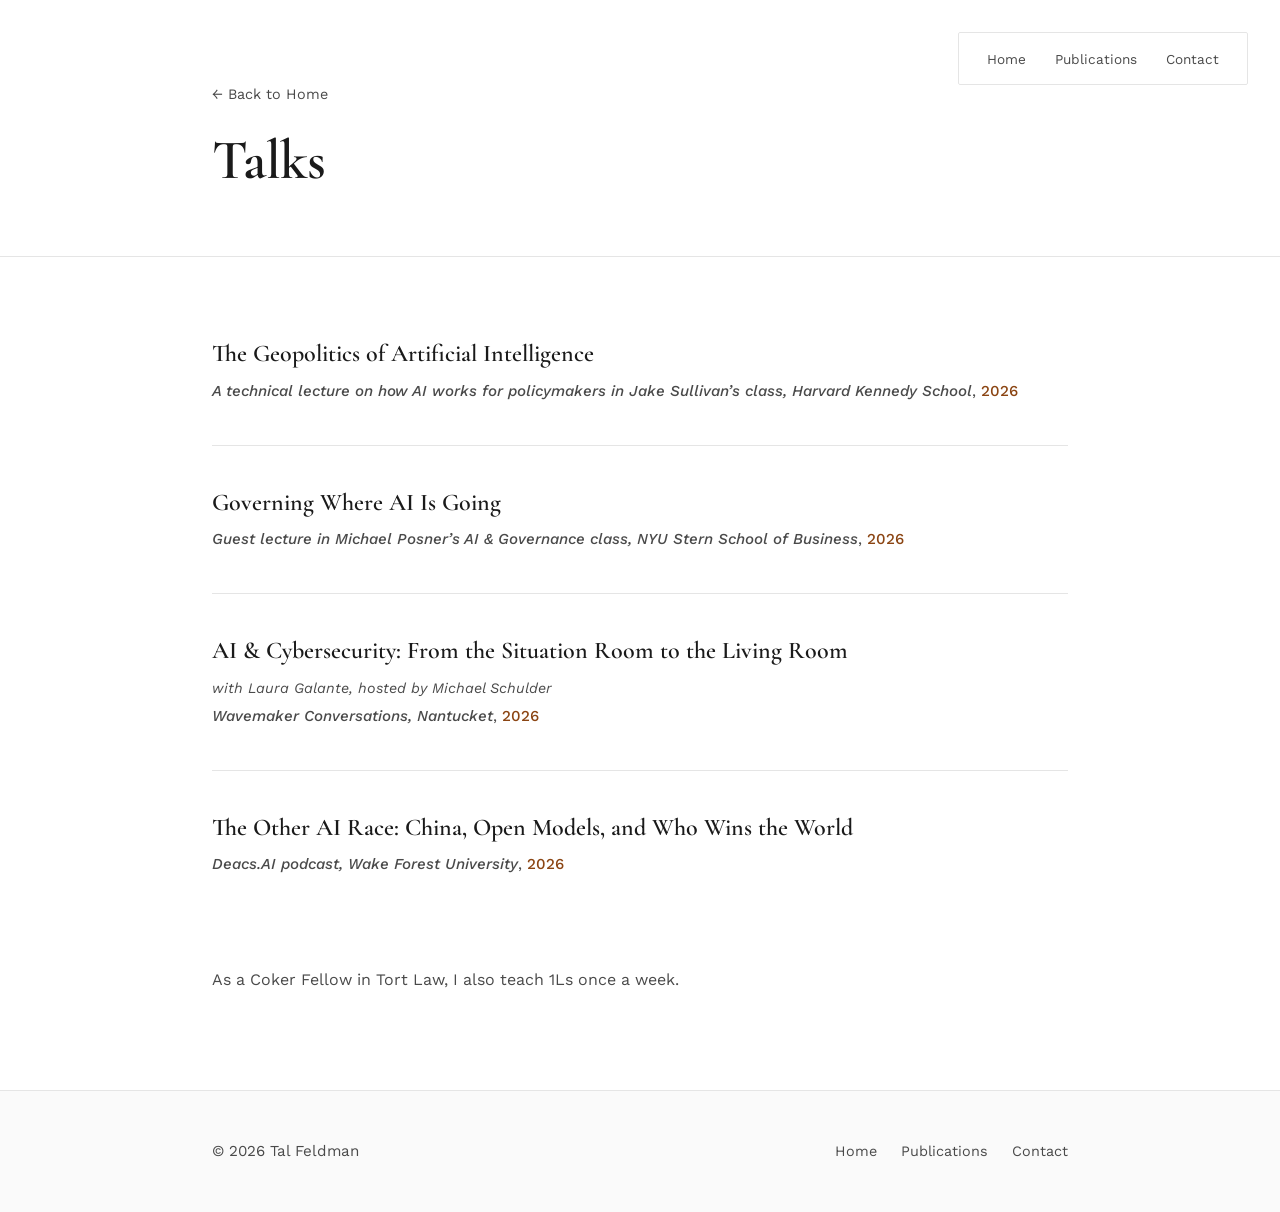
<file: talks.html>
<!DOCTYPE html>
<html lang="en">
<head>
    <meta charset="UTF-8">
    <meta name="viewport" content="width=device-width, initial-scale=1.0">
    
    <!-- Primary Meta Tags -->
    <title>Talks — Tal Feldman</title>
    <meta name="title" content="Talks — Tal Feldman">
    <meta name="description" content="Talks and guest lectures by Tal Feldman on AI and national security.">
    <meta name="robots" content="index, follow">
    <meta name="author" content="Tal Feldman">
    <meta name="keywords" content="Tal Feldman talks, guest lectures, AI and national security">
    
    <!-- Canonical URL -->
    <link rel="canonical" href="https://talxfeldman.com/talks.html">
    
    <!-- Open Graph / Facebook -->
    <meta property="og:type" content="website">
    <meta property="og:url" content="https://talxfeldman.com/talks.html">
    <meta property="og:title" content="Talks — Tal Feldman">
    <meta property="og:description" content="Talks and guest lectures by Tal Feldman on AI and national security.">
    <meta property="og:image" content="https://talxfeldman.com/Feldman1.jpg">
    
    <!-- Twitter -->
    <meta property="twitter:card" content="summary">
    <meta property="twitter:url" content="https://talxfeldman.com/talks.html">
    <meta property="twitter:title" content="Talks — Tal Feldman">
    <meta property="twitter:description" content="Talks and guest lectures by Tal Feldman on AI and national security.">
    
    <link rel="icon" type="image/svg+xml" href="/favicon.svg">
    <link rel="preconnect" href="https://fonts.googleapis.com">
    <link rel="preconnect" href="https://fonts.gstatic.com" crossorigin>
    <link href="https://fonts.googleapis.com/css2?family=Cormorant+Garamond:wght@400;500;600;700&family=Work+Sans:wght@300;400;500;600&display=swap" rel="stylesheet">
    <style>
        :root {
            --primary-dark: #1a1a1a;
            --secondary-dark: #2d2d2d;
            --text-primary: #0a0a0a;
            --text-secondary: #4a4a4a;
            --accent: #8b4513;
            --accent-light: #b8651f;
            --border-subtle: #e5e5e5;
            --bg-subtle: #fafafa;
        }

        * {
            margin: 0;
            padding: 0;
            box-sizing: border-box;
        }

        body {
            font-family: 'Work Sans', -apple-system, sans-serif;
            line-height: 1.7;
            color: var(--text-primary);
            background: #ffffff;
            -webkit-font-smoothing: antialiased;
            -moz-osx-font-smoothing: grayscale;
        }

        .container {
            max-width: 920px;
            margin: 0 auto;
            padding: 0 2rem;
        }

        /* Header */
        header {
            padding: 5rem 0 3rem;
            border-bottom: 1px solid var(--border-subtle);
            opacity: 0;
            animation: fadeIn 1s ease-out forwards;
        }

        h1 {
            font-family: 'Cormorant Garamond', serif;
            font-size: 3.5rem;
            font-weight: 600;
            letter-spacing: -0.02em;
            margin-bottom: 1rem;
            color: var(--primary-dark);
            line-height: 1.1;
        }

        .back-link {
            display: inline-block;
            color: var(--text-secondary);
            text-decoration: none;
            font-size: 0.9rem;
            margin-bottom: 1.5rem;
            transition: color 0.3s ease;
        }

        .back-link:hover {
            color: var(--accent);
        }

        /* Talks list */
        .publications {
            padding: 5rem 0 6rem;
            opacity: 0;
            animation: fadeIn 1s ease-out 0.3s forwards;
        }

        .pub-list {
            list-style: none;
        }

        .pub-category {
            font-family: 'Cormorant Garamond', serif;
            font-size: 2rem;
            font-weight: 600;
            margin-top: 3rem;
            margin-bottom: 1.5rem;
            color: var(--primary-dark);
        }

        .pub-category:first-of-type {
            margin-top: 0;
        }

        .pub-item {
            margin-bottom: 2.5rem;
            padding-bottom: 2.5rem;
            border-bottom: 1px solid var(--border-subtle);
        }

        .pub-item:last-child {
            border-bottom: none;
        }

        .pub-title {
            font-family: 'Cormorant Garamond', serif;
            font-size: 1.5rem;
            font-weight: 600;
            margin-bottom: 0.5rem;
            color: var(--primary-dark);
            line-height: 1.4;
            transition: color 0.3s ease;
        }

        .pub-item a {
            text-decoration: none;
            color: inherit;
        }

        .pub-item a:hover .pub-title {
            color: var(--accent-light);
        }

        .pub-venue {
            font-size: 0.95rem;
            color: var(--text-secondary);
            font-weight: 400;
        }

        .pub-authors {
            font-size: 0.9rem;
            color: var(--text-secondary);
            font-style: italic;
            margin-bottom: 0.25rem;
        }

        .pub-authors a,
        .pub-authors a:visited,
        .pub-authors a:hover,
        .pub-authors a:focus,
        .pub-authors a:active {
            color: inherit;
            font: inherit;
            text-decoration: none;
            border: none;
            background: none;
            cursor: text;
        }

        .pub-venue-name {
            font-style: italic;
            font-weight: 500;
        }

        .pub-year {
            color: var(--accent);
            font-weight: 500;
        }

        /* Section navigation */
        .pub-nav {
            display: flex;
            flex-wrap: wrap;
            gap: 0.5rem 1.75rem;
            margin-top: 1.5rem;
        }

        .pub-nav a {
            color: var(--text-secondary);
            text-decoration: none;
            font-size: 0.85rem;
            letter-spacing: 0.08em;
            text-transform: uppercase;
            border-bottom: 1px solid transparent;
            padding-bottom: 0.15rem;
            transition: color 0.3s ease, border-color 0.3s ease;
        }

        .pub-nav a:hover {
            color: var(--accent);
            border-bottom-color: var(--accent);
        }

        html {
            scroll-behavior: smooth;
        }

        .pub-category {
            scroll-margin-top: 5rem;
        }

        /* Footer */
        footer {
            padding: 3rem 0;
            border-top: 1px solid var(--border-subtle);
            background: var(--bg-subtle);
        }

        .footer-content {
            display: flex;
            justify-content: space-between;
            align-items: center;
            flex-wrap: wrap;
            gap: 1.5rem;
        }

        .footer-links {
            display: flex;
            gap: 1.5rem;
        }

        .footer-links a {
            color: var(--text-secondary);
            text-decoration: none;
            font-size: 0.9rem;
            transition: color 0.3s ease;
        }

        .footer-links a:hover {
            color: var(--accent);
        }

        .contact {
            font-size: 0.95rem;
            color: var(--text-secondary);
        }

        /* Skip Navigation */
        .skip-nav {
            position: fixed;
            top: 2rem;
            right: 2rem;
            z-index: 100;
            background: rgba(255, 255, 255, 0.95);
            backdrop-filter: blur(10px);
            border: 1px solid var(--border-subtle);
            border-radius: 2px;
            padding: 0.75rem 1rem;
            opacity: 0;
            animation: fadeIn 1s ease-out 0.5s forwards;
        }

        .skip-nav a {
            color: var(--text-secondary);
            text-decoration: none;
            font-size: 0.85rem;
            margin: 0 0.75rem;
            transition: color 0.3s ease;
            font-weight: 400;
        }

        .skip-nav a:hover {
            color: var(--accent);
        }

        /* Animations */
        @keyframes fadeIn {
            from {
                opacity: 0;
                transform: translateY(20px);
            }
            to {
                opacity: 1;
                transform: translateY(0);
            }
        }

        /* Responsive Design */
        @media (max-width: 768px) {
            h1 {
                font-size: 2.5rem;
            }

            header {
                padding: 3rem 0 2rem;
            }

            .publications {
                padding: 3rem 0;
            }

            .container {
                padding: 0 1.5rem;
            }

            .footer-content {
                flex-direction: column;
                align-items: flex-start;
            }

            .pub-title {
                font-size: 1.3rem;
            }

            .pub-category {
                font-size: 1.5rem;
            }

            .pub-nav {
                gap: 0.5rem 1.25rem;
            }

            .pub-nav a {
                font-size: 0.78rem;
            }

            .skip-nav {
                top: 1rem;
                right: 1rem;
                padding: 0.5rem 0.75rem;
            }

            .skip-nav a {
                font-size: 0.8rem;
                margin: 0 0.5rem;
            }
        }
        @media (max-width: 480px) {
            header {
                padding-top: 4.5rem;
            }
        }

        .talks-note {
            margin-top: 3rem;
            max-width: 680px;
            color: var(--text-secondary);
        }
    </style>
</head>
<body>
    <nav class="skip-nav">
        <a href="index.html">Home</a>
        <a href="publications.html">Publications</a>
        <a href="contact.html">Contact</a>
    </nav>
    
    <header>
        <div class="container">
            <a href="index.html" class="back-link">← Back to Home</a>
            <h1>Talks</h1>
        </div>
    </header>

    <section class="publications">
        <div class="container">
            <ul class="pub-list">

                <li class="pub-item">
                    <h3 class="pub-title">The Geopolitics of Artificial Intelligence</h3>
                    <p class="pub-venue"><span class="pub-venue-name">A technical lecture on how AI works for policymakers in Jake Sullivan’s class, Harvard Kennedy School</span>, <span class="pub-year">2026</span></p>
                </li>

                <li class="pub-item">
                    <h3 class="pub-title">Governing Where AI Is Going</h3>
                    <p class="pub-venue"><span class="pub-venue-name">Guest lecture in Michael Posner’s AI &amp; Governance class, NYU Stern School of Business</span>, <span class="pub-year">2026</span></p>
                </li>

                <li class="pub-item">
                    <a href="https://www.youtube.com/watch?v=JJP7OaWyetk" target="_blank" rel="noopener">
                        <h3 class="pub-title">AI &amp; Cybersecurity: From the Situation Room to the Living Room</h3>
                    </a>
                    <p class="pub-authors">with Laura Galante, hosted by Michael Schulder</p>
                    <p class="pub-venue"><span class="pub-venue-name">Wavemaker Conversations, Nantucket</span>, <span class="pub-year">2026</span></p>
                </li>

                <li class="pub-item">
                    <a href="https://www.youtube.com/watch?v=kdR4TRAAHuY" target="_blank" rel="noopener">
                        <h3 class="pub-title">The Other AI Race: China, Open Models, and Who Wins the World</h3>
                    </a>
                    <p class="pub-venue"><span class="pub-venue-name">Deacs.AI podcast, Wake Forest University</span>, <span class="pub-year">2026</span></p>
                </li>
            </ul>
            <p class="talks-note">As a Coker Fellow in Tort Law, I also teach 1Ls once a week.</p>
        </div>
    </section>

    <footer>
        <div class="container">
            <div class="footer-content">
                <div class="contact">
                    © 2026 Tal Feldman
                </div>
                <div class="footer-links">
                    <a href="index.html">Home</a>
                    <a href="publications.html">Publications</a>
                    <a href="contact.html">Contact</a>
                </div>
            </div>
        </div>
    </footer>
</body>
</html>
</file>
